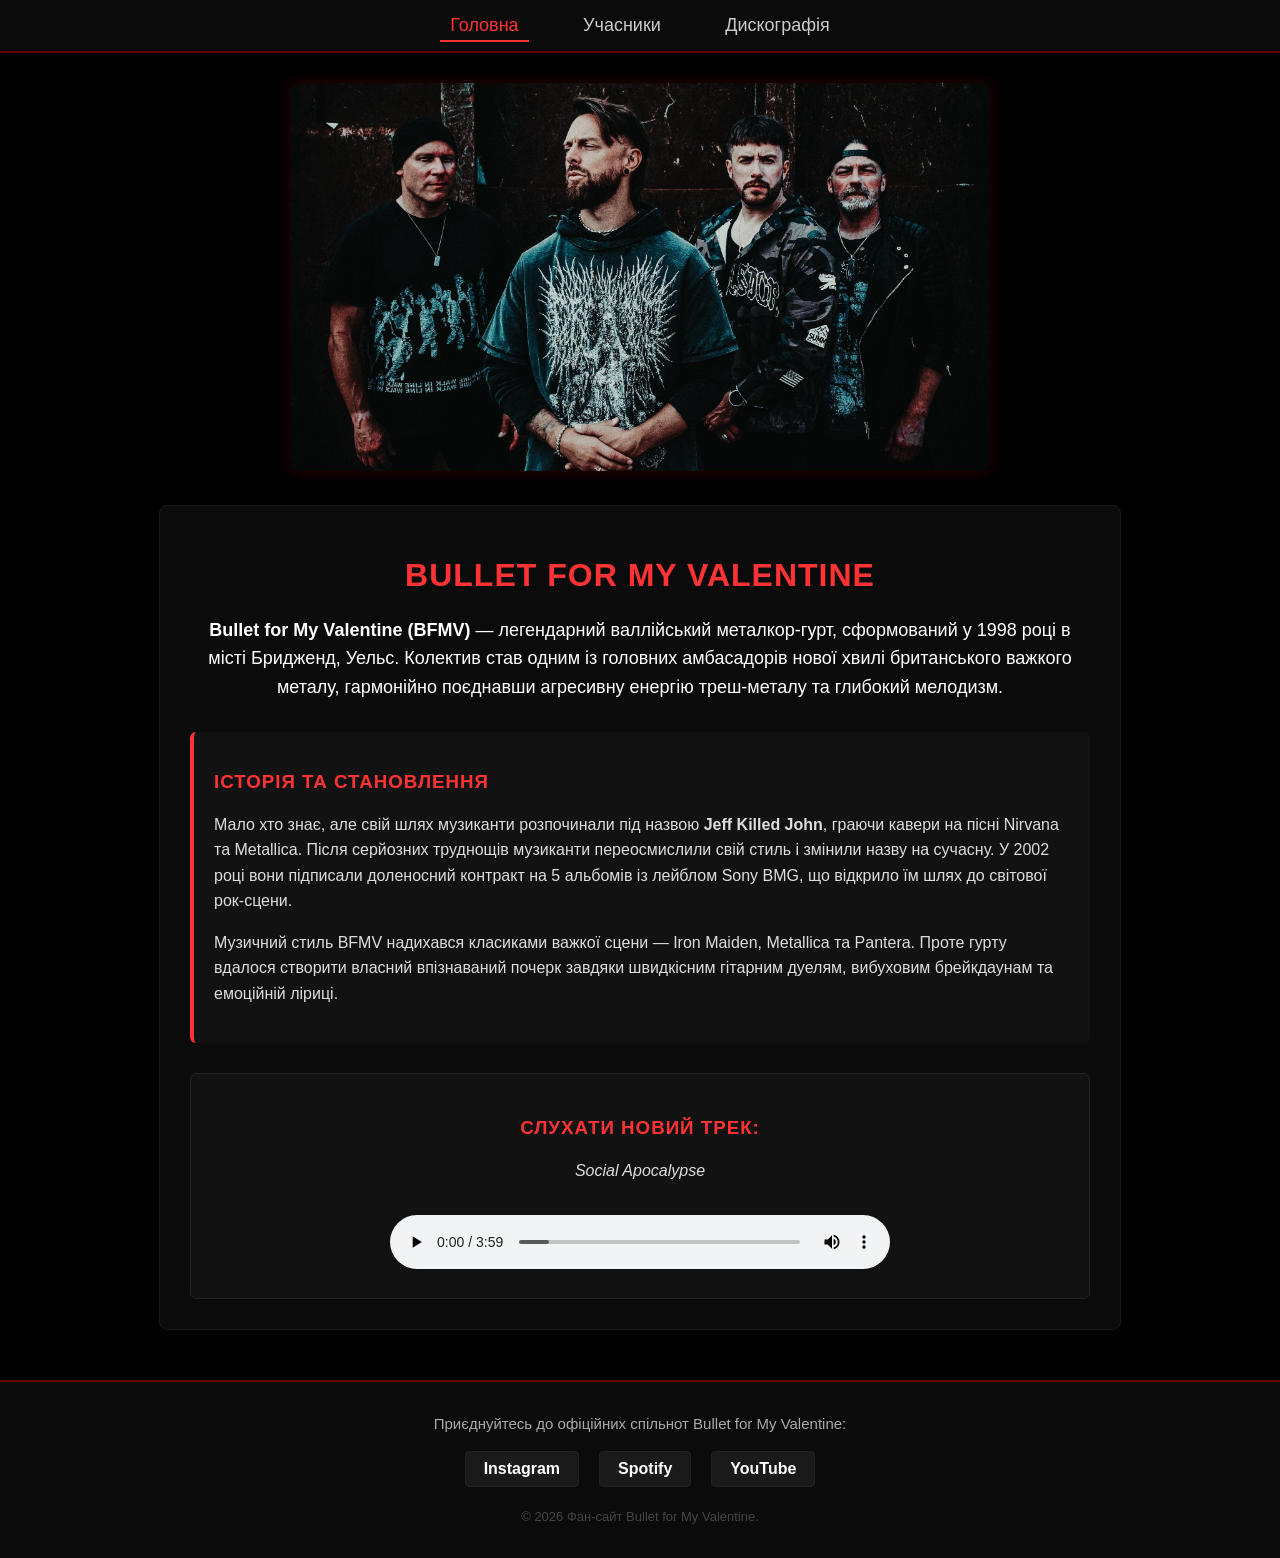
<file: index.html>
<!DOCTYPE html>
<html lang="uk">
<head>
    <meta charset="UTF-8">
    <meta name="viewport" content="width=device-width, initial-scale=1.0">
    <title>Bullet for My Valentine - Головна</title>
    <link rel="stylesheet" href="style.css">
</head>
<body class="main-page">

    <nav class="navbar">
        <a href="index.html" class="active">Головна</a>
        <a href="members.html">Учасники</a>
        <a href="discography.html">Дискографія</a>
    </nav>

    <!-- Невелике фото по центру під сторінками (меню) -->
    <div class="center-photo-container">
       <img src="group.jpg" alt="Bullet for My Valentine" class="center-photo">
    </div>

    <main class="content-box">
        <h1>Bullet for My Valentine</h1>
        <p class="intro-text"><strong>Bullet for My Valentine (BFMV)</strong> — легендарний валлійський металкор-гурт, сформований у 1998 році в місті Бридженд, Уельс. Колектив став одним із головних амбасадорів нової хвилі британського важкого металу, гармонійно поєднавши агресивну енергію треш-металу та глибокий мелодизм.</p>
        
        <div class="additional-text">
            <h3>Історія та становлення</h3>
            <p>Мало хто знає, але свій шлях музиканти розпочинали під назвою <strong>Jeff Killed John</strong>, граючи кавери на пісні Nirvana та Metallica. Після серйозних труднощів музиканти переосмислили свій стиль і змінили назву на сучасну. У 2002 році вони підписали доленосний контракт на 5 альбомів із лейблом Sony BMG, що відкрило їм шлях до світової рок-сцени.</p>
            <p>Музичний стиль BFMV надихався класиками важкої сцени — Iron Maiden, Metallica та Pantera. Проте гурту вдалося створити власний впізнаваний почерк завдяки швидкісним гітарним дуелям, вибуховим брейкдаунам та емоційній ліриці.</p>
        </div>

        <div class="audio-section">
            <h3>Слухати новий трек:</h3>
            <p><em> Social Apocalypse </em></p>
            <audio controls class="audio-player">
                <source src="audio-track.mp3" type="audio/mpeg">
                Ваш браузер не підтримує відтворення audio.
            </audio>
        </div>
    </main>

    <footer class="site-footer">
        <p>Приєднуйтесь до офіційних спільнот Bullet for My Valentine:</p>
        <div class="social-links">
            <a href="https://instagram.com" target="_blank" rel="noopener noreferrer" class="social-icon insta">Instagram</a>
            <a href="https://spotify.com" target="_blank" rel="noopener noreferrer" class="social-icon spotify">Spotify</a>
            <a href="https://youtube.com" target="_blank" rel="noopener noreferrer" class="social-icon youtube">YouTube</a>
        </div>
        <p class="copyright">&copy; 2026 Фан-сайт Bullet for My Valentine.</p>
    </footer>

</body>
</html>
</file>
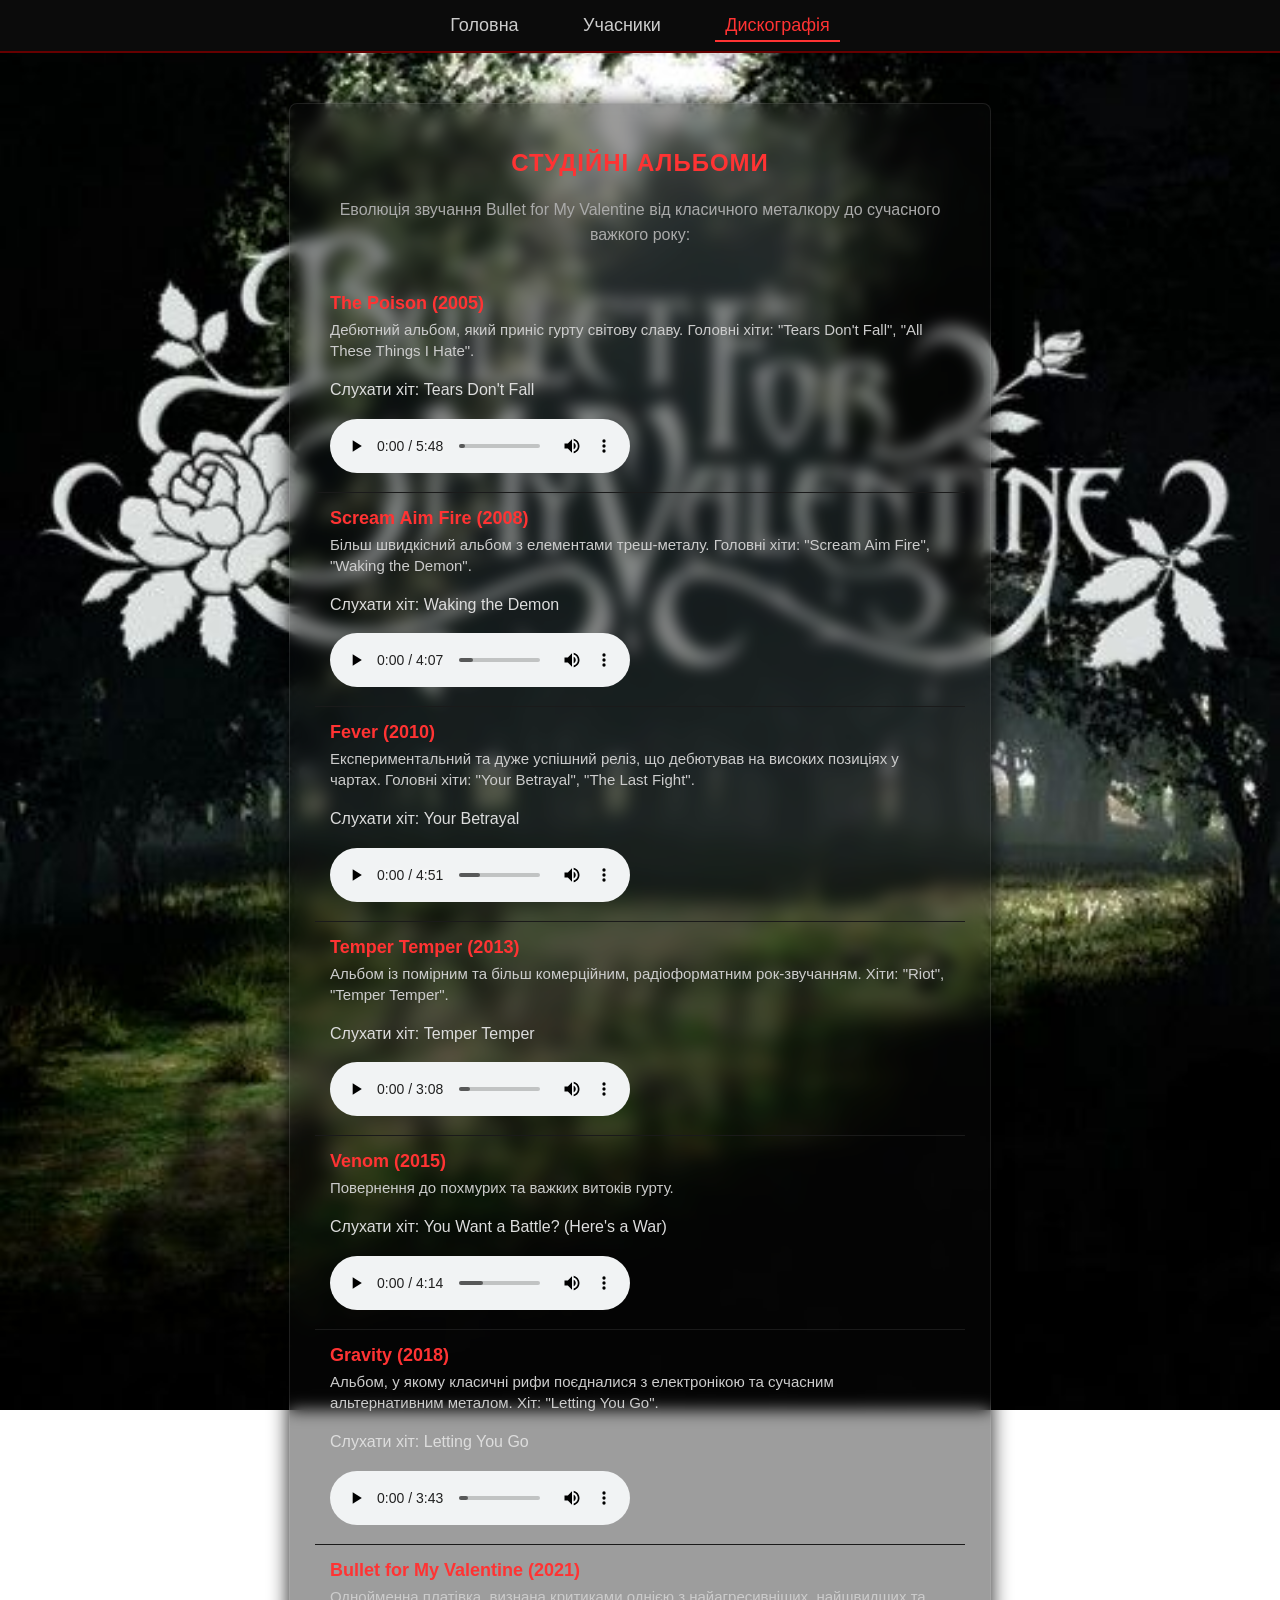
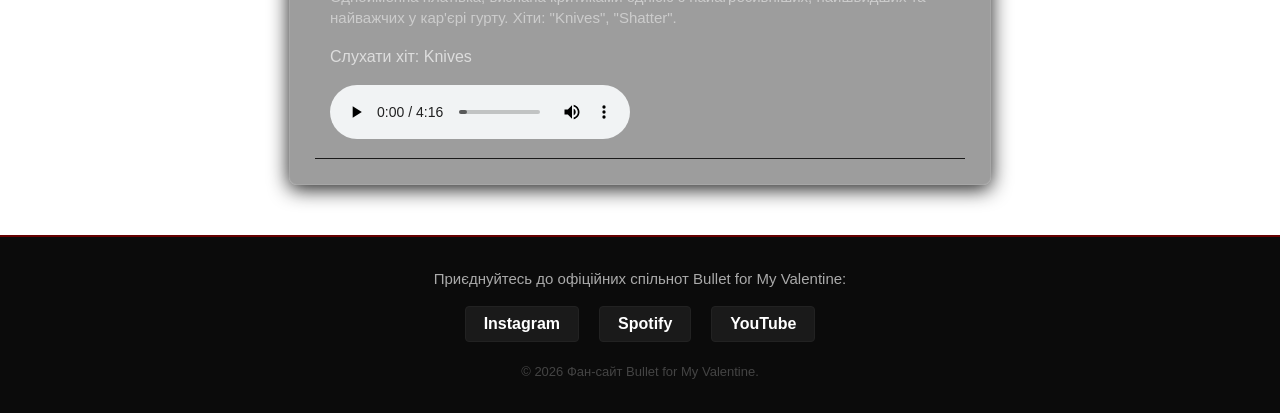
<file: discography.html>
<!DOCTYPE html>
<html lang="uk">
<head>
    <meta charset="UTF-8">
    <meta name="viewport" content="width=device-width, initial-scale=1.0">
    <title>BFMV - Дискографія</title>
    <link rel="stylesheet" href="style.css">
</head>
<body class="disco-page">

    <nav class="navbar">
        <a href="index.html">Головна</a>
        <a href="members.html">Учасники</a>
        <a href="discography.html" class="active">Дискографія</a>
    </nav>

    <main class="content-box">
        <h2>Студійні альбоми</h2>
        <p class="section-desc">Еволюція звучання Bullet for My Valentine від класичного металкору до сучасного важкого року:</p>
        
        <ul class="disco-list">
            <li>
                <strong>The Poison (2005)</strong>
                <span class="album-desc">Дебютний альбом, який приніс гурту світову славу. Головні хіти: "Tears Don't Fall", "All These Things I Hate".</span>
                <!-- Локальний плеєр для вашого файлу з ПК -->
                <div class="disco-audio-box">
                    <p class="track-title">Слухати хіт: <span>Tears Don't Fall</span></p>
                    <audio controls><source src="Tears Dont Fall.mp3" type="audio/mpeg"></audio>
                </div>
            </li>
            
            <li>
                <strong>Scream Aim Fire (2008)</strong>
                <span class="album-desc">Більш швидкісний альбом з елементами треш-металу. Головні хіти: "Scream Aim Fire", "Waking the Demon".</span>
                <div class="disco-audio-box">
                    <p class="track-title">Слухати хіт: <span>Waking the Demon</span></p>
                    <audio controls><source src="Waking the Demon.mp3" type="audio/mpeg"></audio>
                </div>
            </li>
            
            <li>
                <strong>Fever (2010)</strong>
                <span class="album-desc">Експериментальний та дуже успішний реліз, що дебютував на високих позиціях у чартах. Головні хіти: "Your Betrayal", "The Last Fight".</span>
                <div class="disco-audio-box">
                    <p class="track-title">Слухати хіт: <span>Your Betrayal</span></p>
                    <audio controls><source src="Your Betrayal.mp3" type="audio/mpeg"></audio>
                </div>
            </li>
            
            <li>
                <strong>Temper Temper (2013)</strong>
                <span class="album-desc">Альбом із помірним та більш комерційним, радіоформатним рок-звучанням. Хіти: "Riot", "Temper Temper".</span>
                <div class="disco-audio-box">
                    <p class="track-title">Слухати хіт: <span>Temper Temper</span></p>
                    <audio controls><source src="Temper Temper.mp3" type="audio/mpeg"></audio>
                </div>
            </li>
            
            <li>
                <strong>Venom (2015)</strong>
                <span class="album-desc">Повернення до похмурих та важких витоків гурту.</span>
                <div class="disco-audio-box">
                    <p class="track-title">Слухати хіт: <span>You Want a Battle? (Here's a War)</span></p>
                    <audio controls><source src="You Want a Battle.mp3" type="audio/mpeg"></audio>
                </div>
            </li>
            
            <li>
                <strong>Gravity (2018)</strong>
                <span class="album-desc">Альбом, у якому класичні рифи поєдналися з електронікою та сучасним альтернативним металом. Хіт: "Letting You Go".</span>
                <div class="disco-audio-box">
                    <p class="track-title">Слухати хіт: <span>Letting You Go</span></p>
                    <audio controls><source src="Letting You Go.mp3" type="audio/mpeg"></audio>
                </div>
            </li>
            
            <li>
                <strong>Bullet for My Valentine (2021)</strong>
                <span class="album-desc">Однойменна платівка, визнана критиками однією з найагресивніших, найшвидших та найважчих у кар'єрі гурту. Хіти: "Knives", "Shatter".</span>
                <div class="disco-audio-box">
                    <p class="track-title">Слухати хіт: <span>Knives</span></p>
                    <audio controls><source src="Knives.mp3" type="audio/mpeg"></audio>
                </div>
            </li>
        </ul>
    </main>

    <footer class="site-footer">
        <p>Приєднуйтесь до офіційних спільнот Bullet for My Valentine:</p>
        <div class="social-links">
            <a href="https://instagram.com" target="_blank" rel="noopener noreferrer" class="social-icon insta">Instagram</a>
            <a href="https://spotify.com" target="_blank" rel="noopener noreferrer" class="social-icon spotify">Spotify</a>
            <a href="https://youtube.com" target="_blank" rel="noopener noreferrer" class="social-icon youtube">YouTube</a>
        </div>
        <p class="copyright">&copy; 2026 Фан-сайт Bullet for My Valentine.</p>
    </footer>

</body>
</html>
</file>
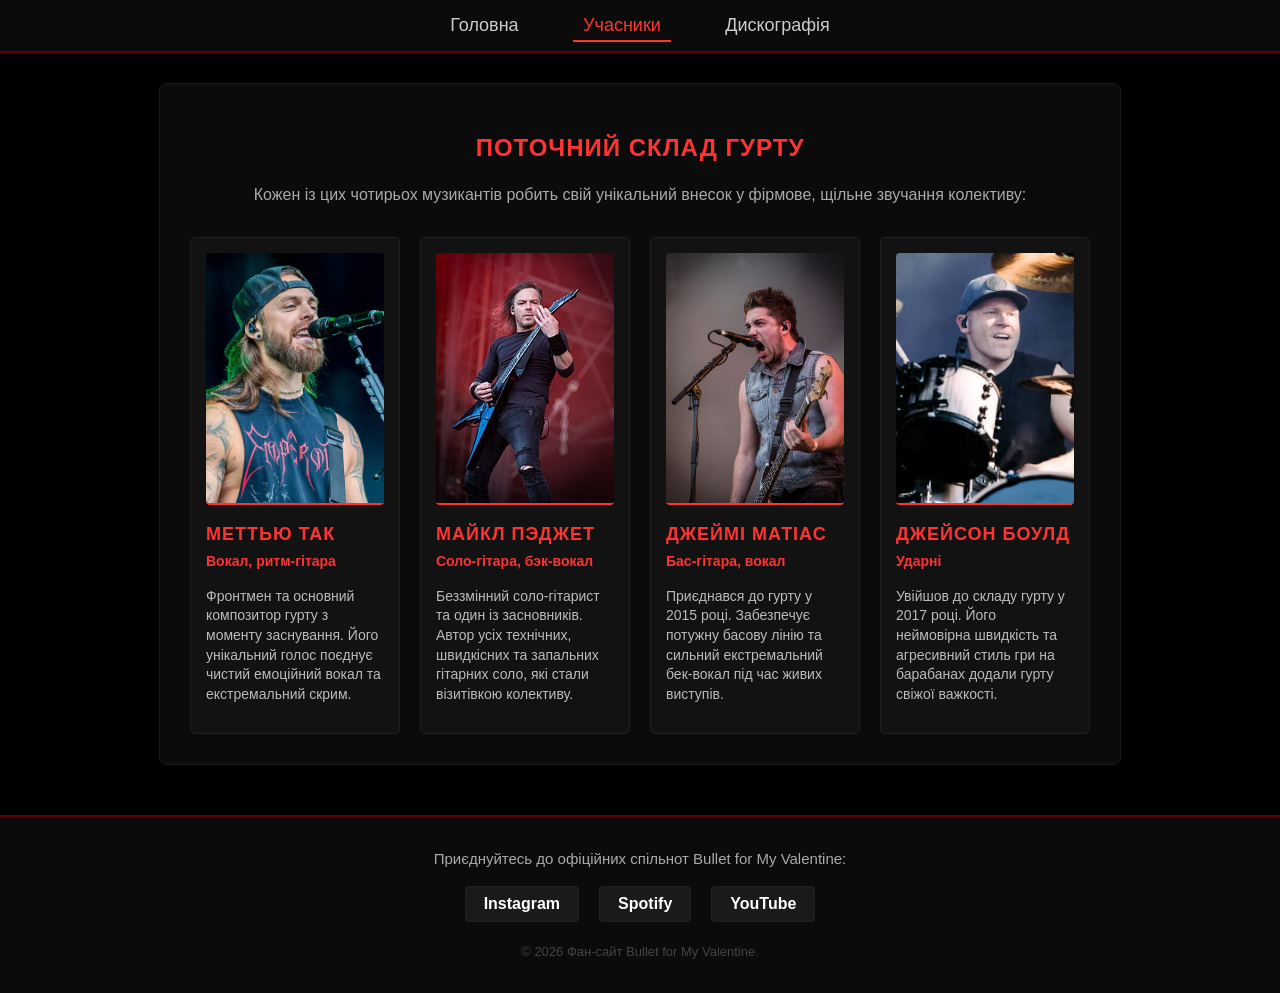
<file: members.html>
<!DOCTYPE html>
<html lang="uk">
<head>
    <meta charset="UTF-8">
    <meta name="viewport" content="width=device-width, initial-scale=1.0">
    <title>BFMV - Учасники</title>
    <link rel="stylesheet" href="style.css">
</head>
<body class="members-page">

    <nav class="navbar">
        <a href="index.html">Головна</a>
        <a href="members.html" class="active">Учасники</a>
        <a href="discography.html">Дискографія</a>
    </nav>

    <main class="content-box">
        <h2>Поточний склад гурту</h2>
        <p class="section-desc">Кожен із цих чотирьох музикантів робить свій унікальний внесок у фірмове, щільне звучання колективу:</p>
        
        <div class="members-grid">
            <div class="member-card">
                <img src="matt.jpg" alt="Меттью Так">
                <h3>Меттью Так</h3>
                <p class="role">Вокал, ритм-гітара</p>
                <p class="bio-short">Фронтмен та основний композитор гурту з моменту заснування. Його унікальний голос поєднує чистий емоційний вокал та екстремальний скрим.</p>
            </div>
            <div class="member-card">
                <img src="padge.jpg" alt="Майкл Пэджет">
                <h3>Майкл Пэджет</h3>
                <p class="role">Соло-гітара, бэк-вокал</p>
                <p class="bio-short">Беззмінний соло-гітарист та один із засновників. Автор усіх технічних, швидкісних та запальних гітарних соло, які стали візитівкою колективу.</p>
            </div>
            <div class="member-card">
                <img src="jamie.jpg" alt="Джеймі Матіас">
                <h3>Джеймі Матіас</h3>
                <p class="role">Бас-гітара, вокал</p>
                <p class="bio-short">Приєднався до гурту у 2015 році. Забезпечує потужну басову лінію та сильний екстремальний бек-вокал під час живих виступів.</p>
            </div>
            <div class="member-card">
                <img src="jason.jpg" alt="Джейсон Боулд">
                <h3>Джейсон Боулд</h3>
                <p class="role">Ударні</p>
                <p class="bio-short">Увійшов до складу гурту у 2017 році. Його неймовірна швидкість та агресивний стиль гри на барабанах додали гурту свіжої важкості.</p>
            </div>
        </div>
    </main>

    <footer class="site-footer">
        <p>Приєднуйтесь до офіційних спільнот Bullet for My Valentine:</p>
        <div class="social-links">
            <a href="https://instagram.com" target="_blank" rel="noopener noreferrer" class="social-icon insta">Instagram</a>
            <a href="https://spotify.com" target="_blank" rel="noopener noreferrer" class="social-icon spotify">Spotify</a>
            <a href="https://youtube.com" target="_blank" rel="noopener noreferrer" class="social-icon youtube">YouTube</a>
        </div>
        <p class="copyright">&copy; 2026 Фан-сайт Bullet for My Valentine.</p>
    </footer>

</body>
</html>
</file>
<file: style.css>
/* Базові стилі сайту — тепер скрізь суцільний чорний фон */
body {
    margin: 0;
    padding: 0;
    font-family: 'Segoe UI', Tahoma, Geneva, Verdana, sans-serif;
    color: #ffffff;
    background-color: #000000;
    min-height: 100vh;
}

body.main-page, body.members-page {
    background-color: #000000;
}

/* ФОН ДЛЯ ДИСКОГРАФІЇ (залишається унікальним, як ви просили) */
body.disco-page {
    background: url('bg-disco.jpg') no-repeat center center fixed;
    background-size: cover;
}

/* Навігаційна панель */
.navbar {
    background-color: #0b0b0b;
    padding: 15px 0;
    text-align: center;
    border-bottom: 2px solid #660000;
}

.navbar a {
    color: #cccccc;
    text-decoration: none;
    font-size: 18px;
    margin: 0 20px;
    padding: 5px 10px;
    transition: 0.3s;
}

.navbar a:hover, .navbar a.active {
    color: #ff3333;
    border-bottom: 2px solid #ff3333;
}

/* Контейнер та стилі для збільшеного фото по центру */
.center-photo-container {
    text-align: center;
    margin-top: 30px;
    padding: 0 20px;
}

.center-photo {
    max-width: 700px; /* Збільшено з 450px до 700px, щоб фото стало більшим та ширшим */
    width: 100%;
    height: auto;
    border-radius: 6px;
    box-shadow: 0 0 15px rgba(255, 0, 0, 0.2); /* Легке червоне підсвічування країв */
}

/* Блоки з контентом */
.content-box {
    max-width: 900px;
    margin: 30px auto 50px auto;
    background-color: #0b0b0b;
    padding: 30px;
    border-radius: 8px;
    border: 1px solid #1a1a1a;
    box-shadow: 0 4px 20px rgba(0,0,0,0.9);
    text-align: center;
}

h1, h2, h3 {
    color: #ff3333;
    text-transform: uppercase;
    letter-spacing: 1px;
}

p {
    line-height: 1.6;
    font-size: 16px;
    color: #dddddd;
}

.intro-text {
    font-size: 18px;
    color: #ffffff;
}

.section-desc {
    color: #aaa;
    margin-bottom: 30px;
}

.additional-text {
    text-align: left;
    background-color: #121212;
    padding: 20px;
    border-radius: 6px;
    margin: 30px 0;
    border-left: 4px solid #ff3333;
}

/* Оформлення аудіоплеєра */
.audio-section {
    margin-top: 30px;
    padding: 25px;
    background-color: #121212;
    border-radius: 6px;
    border: 1px solid #222;
}

.audio-player {
    width: 100%;
    max-width: 500px;
    margin-top: 15px;
}

/* Картки учасників */
.members-grid {
    display: grid;
    grid-template-columns: repeat(auto-fit, minmax(200px, 1fr));
    gap: 20px;
    margin-top: 20px;
}

.member-card {
    background-color: #121212;
    padding: 15px;
    border-radius: 5px;
    border: 1px solid #222;
    text-align: left;
}

.member-card img {
    width: 100%;
    height: 250px;
    object-fit: cover;
    object-position: center top;
    border-radius: 4px;
    border-bottom: 2px solid #ff3333;
}

.member-card h3 {
    margin: 15px 0 5px 0;
    font-size: 18px;
}

.member-card .role {
    color: #ff3333;
    font-weight: bold;
    font-size: 14px;
    margin: 0 0 10px 0;
}

.member-card .bio-short {
    font-size: 14px;
    line-height: 1.4;
    color: #bbb;
}

/* Список дискографії */
.disco-list {
    list-style: none;
    padding: 0;
    text-align: left;
    max-width: 700px;
    margin: 0 auto;
}

.disco-list li {
    padding: 15px;
    border-bottom: 1px solid #1a1a1a;
}

.disco-list li strong {
    font-size: 18px;
    color: #ff3333;
    display: block;
    margin-bottom: 5px;
}

.disco-list .album-desc {
    display: block;
    font-size: 15px;
    color: #ccc;
    line-height: 1.4;
}

.disco-list li:hover {
    background-color: #121212;
}

/* Секція підвалу (Футер) */
.site-footer {
    background-color: #0b0b0b;
    padding: 30px 20px;
    text-align: center;
    border-top: 2px solid #660000;
    margin-top: 50px;
}

.site-footer p {
    margin: 0 0 15px 0;
    font-size: 15px;
    color: #aaaaaa;
}

.social-links {
    display: flex;
    justify-content: center;
    gap: 20px;
    margin-bottom: 20px;
}

.social-icon {
    color: #ffffff;
    text-decoration: none;
    font-weight: bold;
    font-size: 16px;
    padding: 8px 18px;
    border-radius: 4px;
    background-color: #1a1a1a;
    transition: all 0.3s ease;
    border: 1px solid #222;
}

.social-icon.insta:hover {
    background: linear-gradient(45deg, #f09433 0%, #e6683c 25%, #dc2743 50%, #cc2366 75%, #bc1888 100%);
    border-color: #dc2743;
}

.social-icon.spotify:hover {
    background-color: #1DB954;
    border-color: #1DB954;
    color: #000000;
}

.social-icon.youtube:hover {
    background-color: #FF0000;
    border-color: #FF0000;
}

.site-footer .copyright {
    font-size: 13px;
    color: #444444;
    margin: 0;
}
/* Робимо блок контенту напівпрозорим ТІЛЬКИ для сторінки дискографії та робимо його ВУЖЧИМ */
body.disco-page .content-box {
    background-color: rgba(11, 11, 11, 0.4); /* Напівпрозорий фон */
    backdrop-filter: blur(8px); /* Розмиття заднього фону */
    -webkit-backdrop-filter: blur(8px);
    border: 1px solid rgba(255, 255, 255, 0.1);
    
    max-width: 650px; /* Зменшено з 900px до 650px, щоб стовпчик став значно вужчим по краях тексту */
    margin: 50px auto; /* Центрування на сторінці */
    padding: 25px; /* Акуратні внутрішні відступи від тексту до країв */
}

/* Налаштування списку альбомів для звуженого блоку */
body.disco-page .disco-list {
    max-width: 100%; /* Дозволяємо списку займати всю ширину звуженого блоку */
}

body.disco-page .disco-list li:hover {
    background-color: rgba(255, 255, 255, 0.05);
}
</file>
